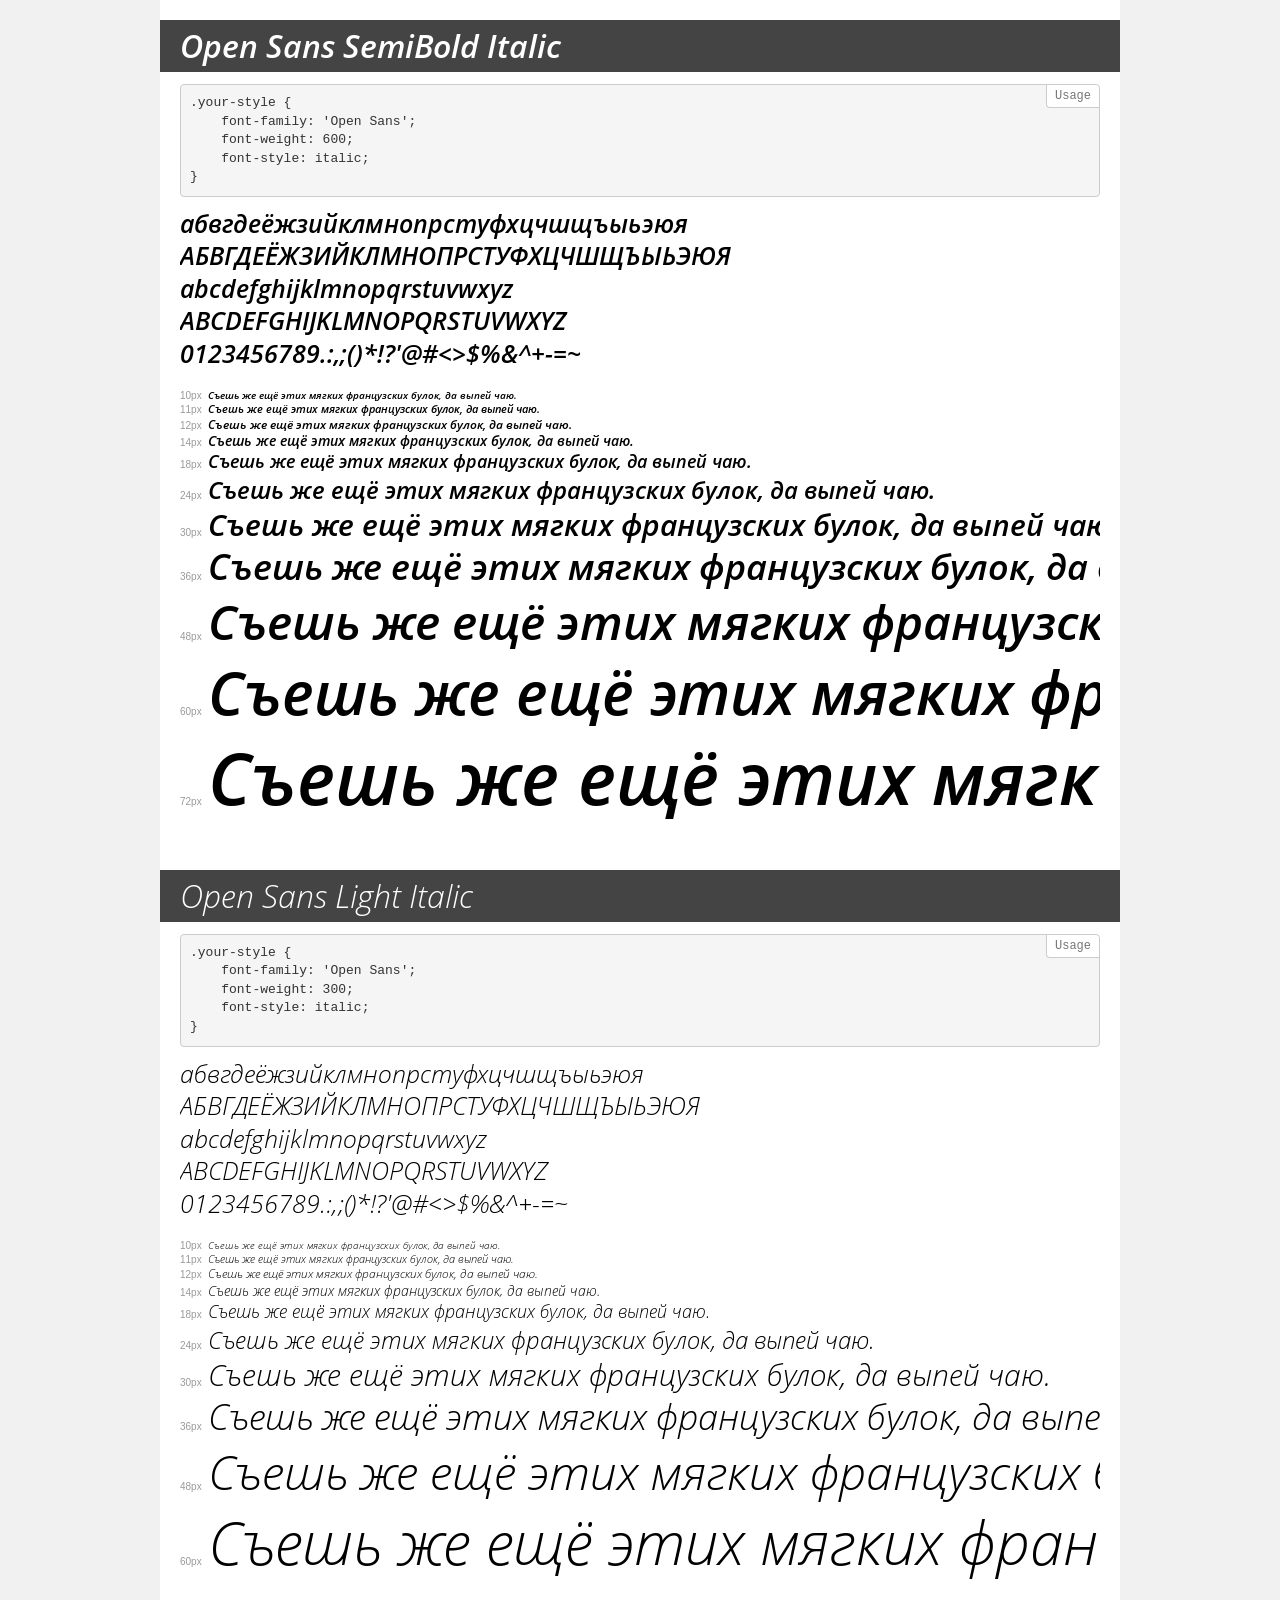
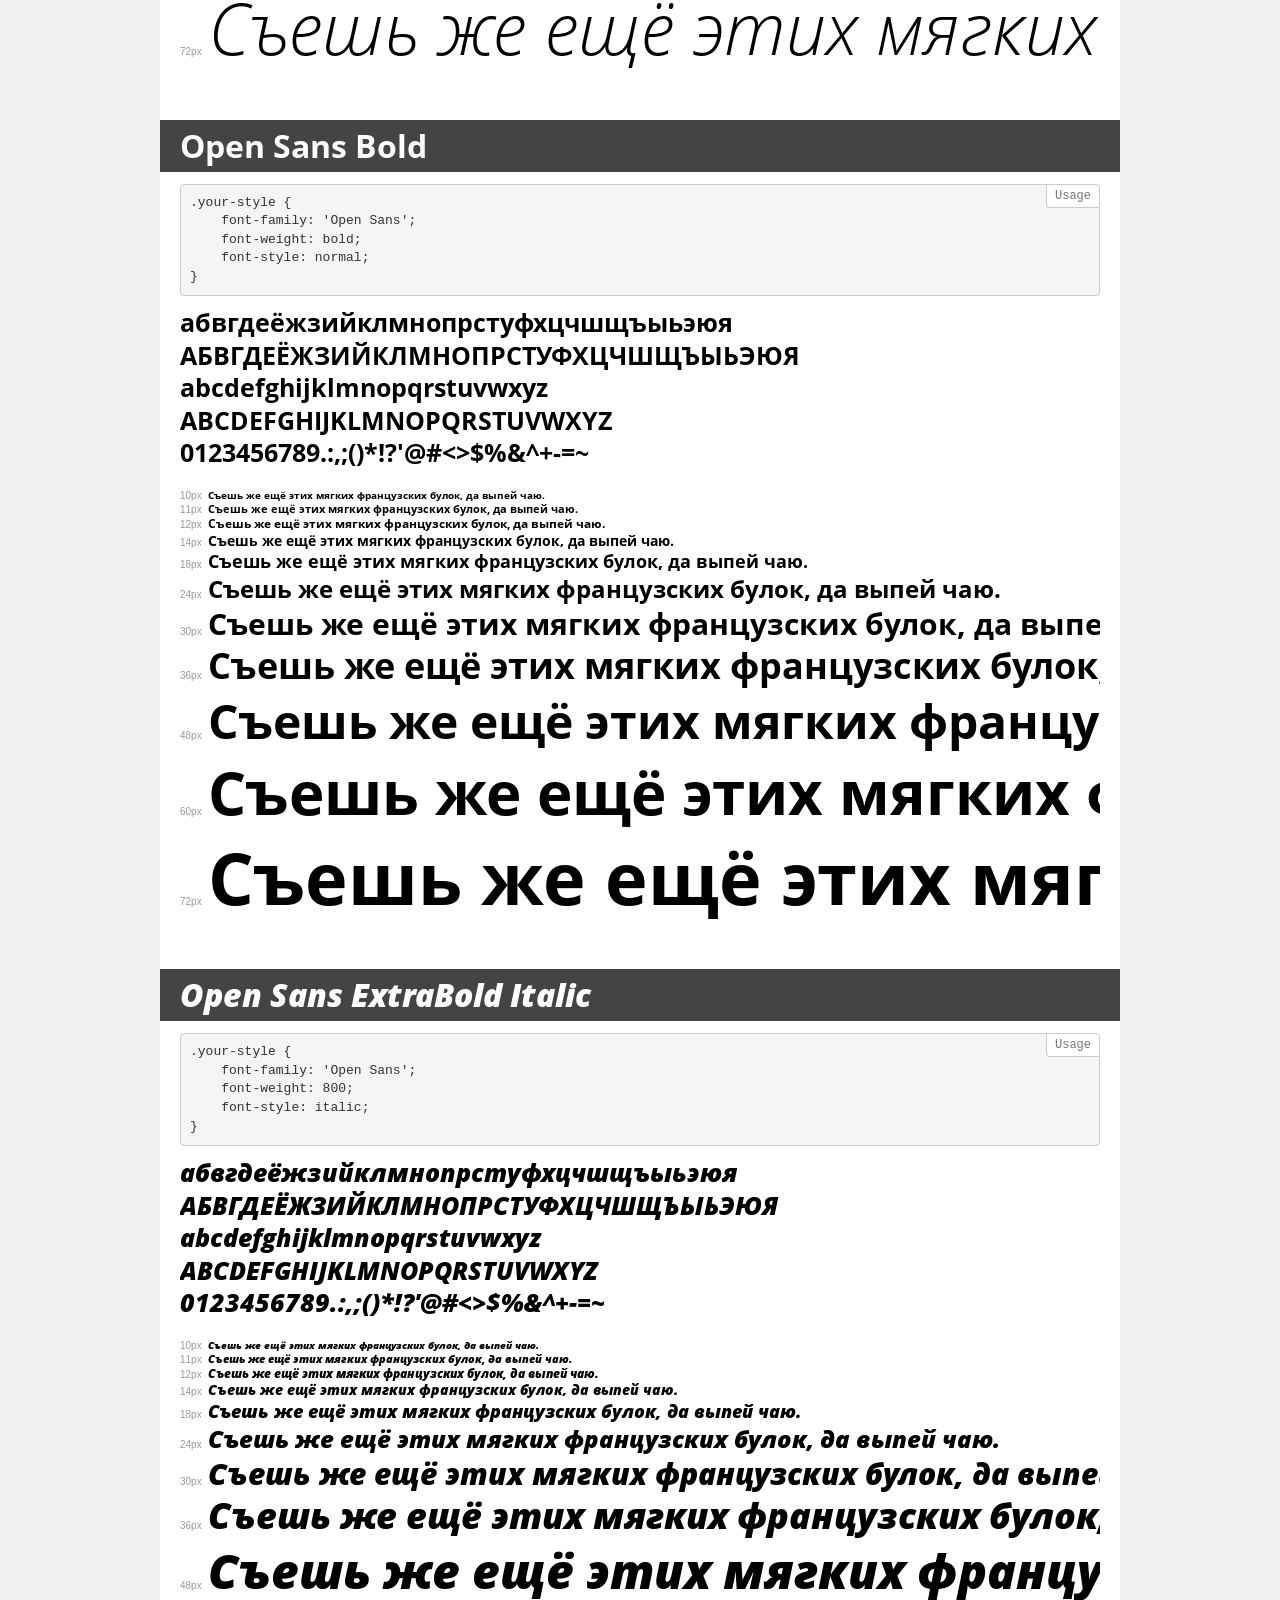
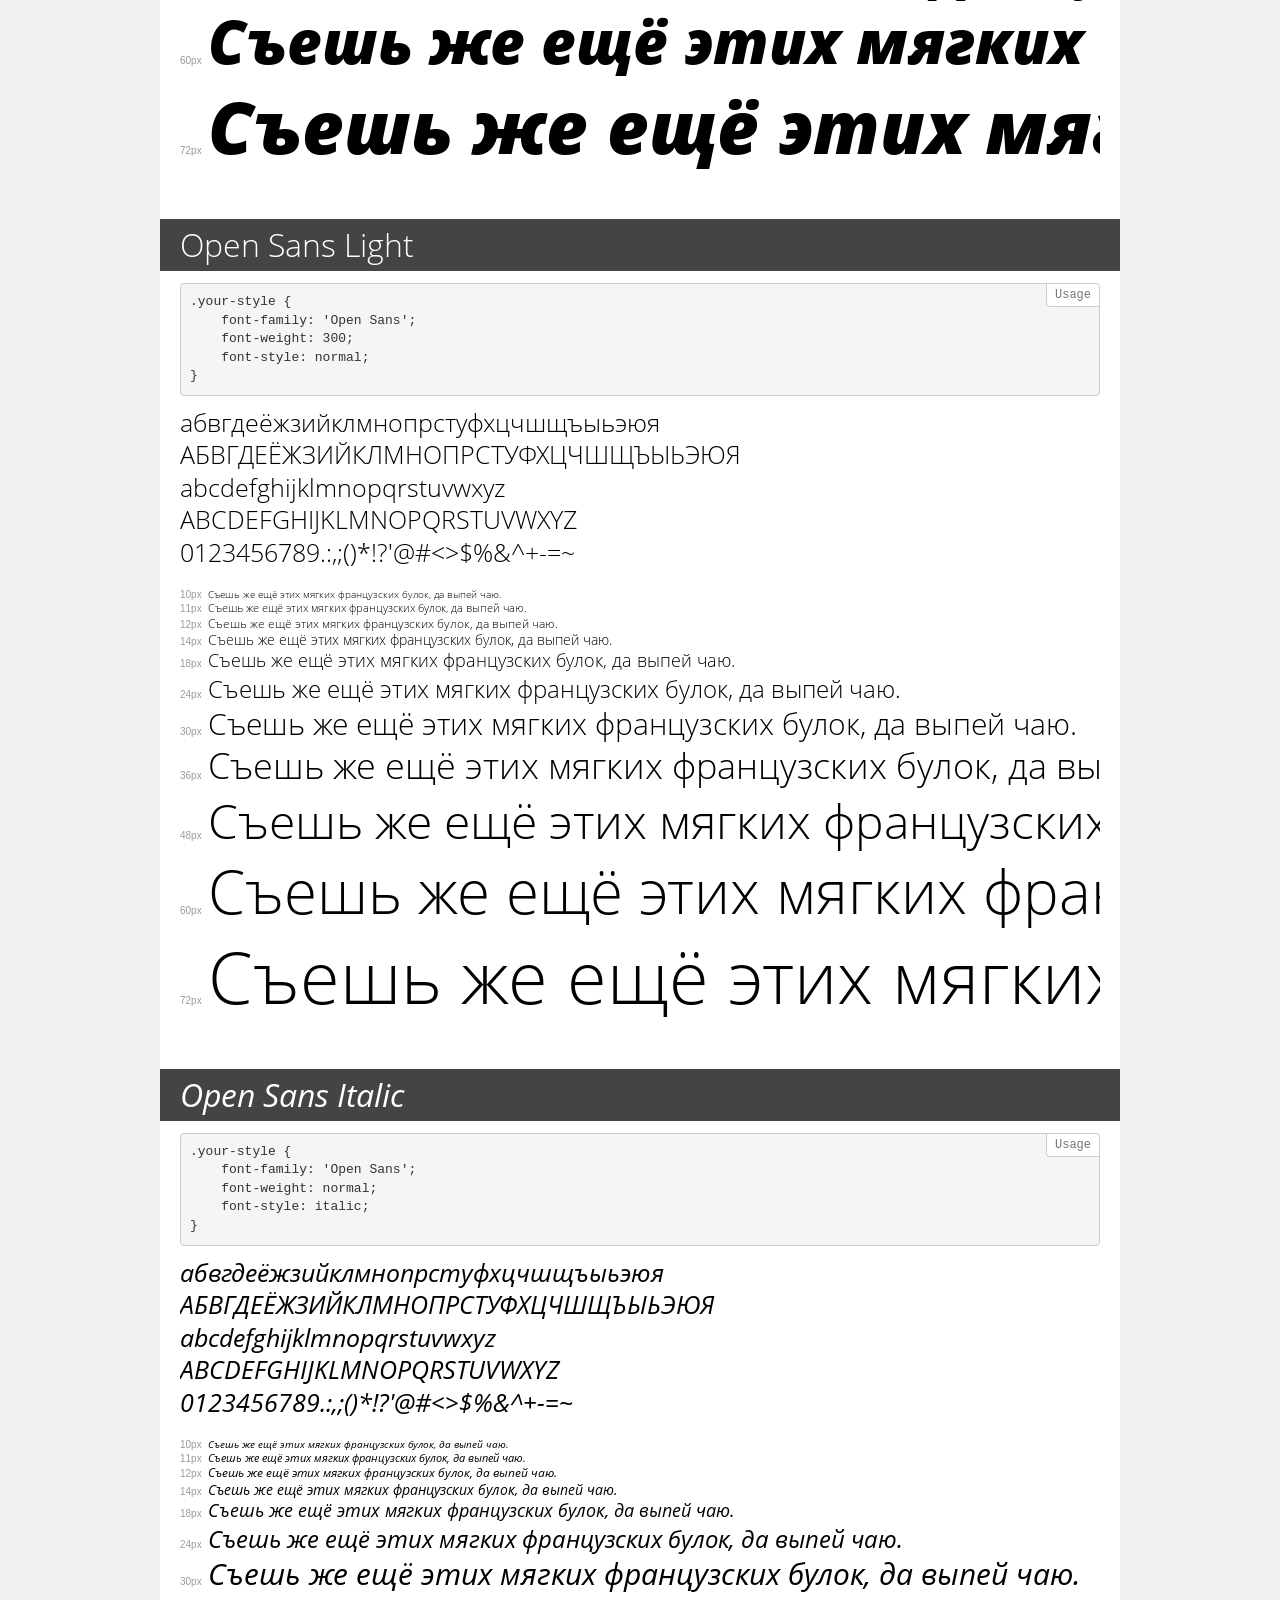
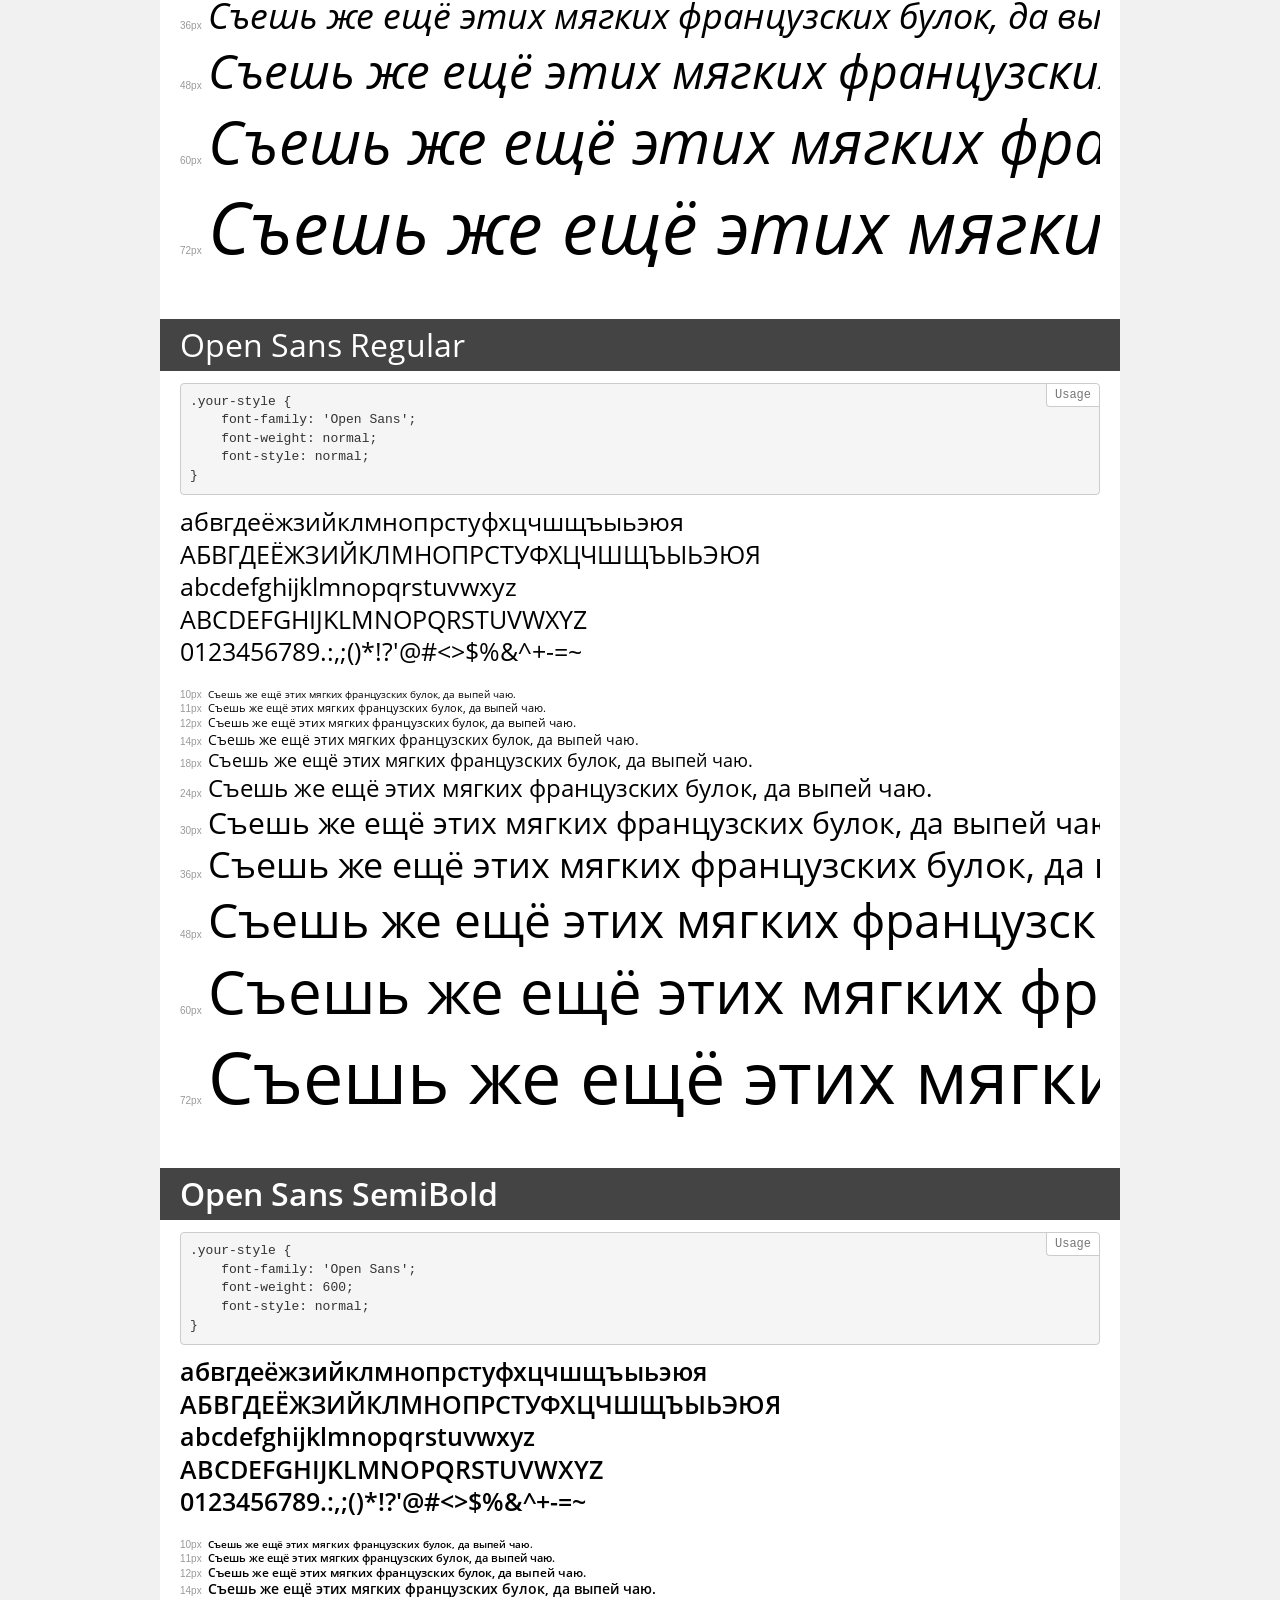
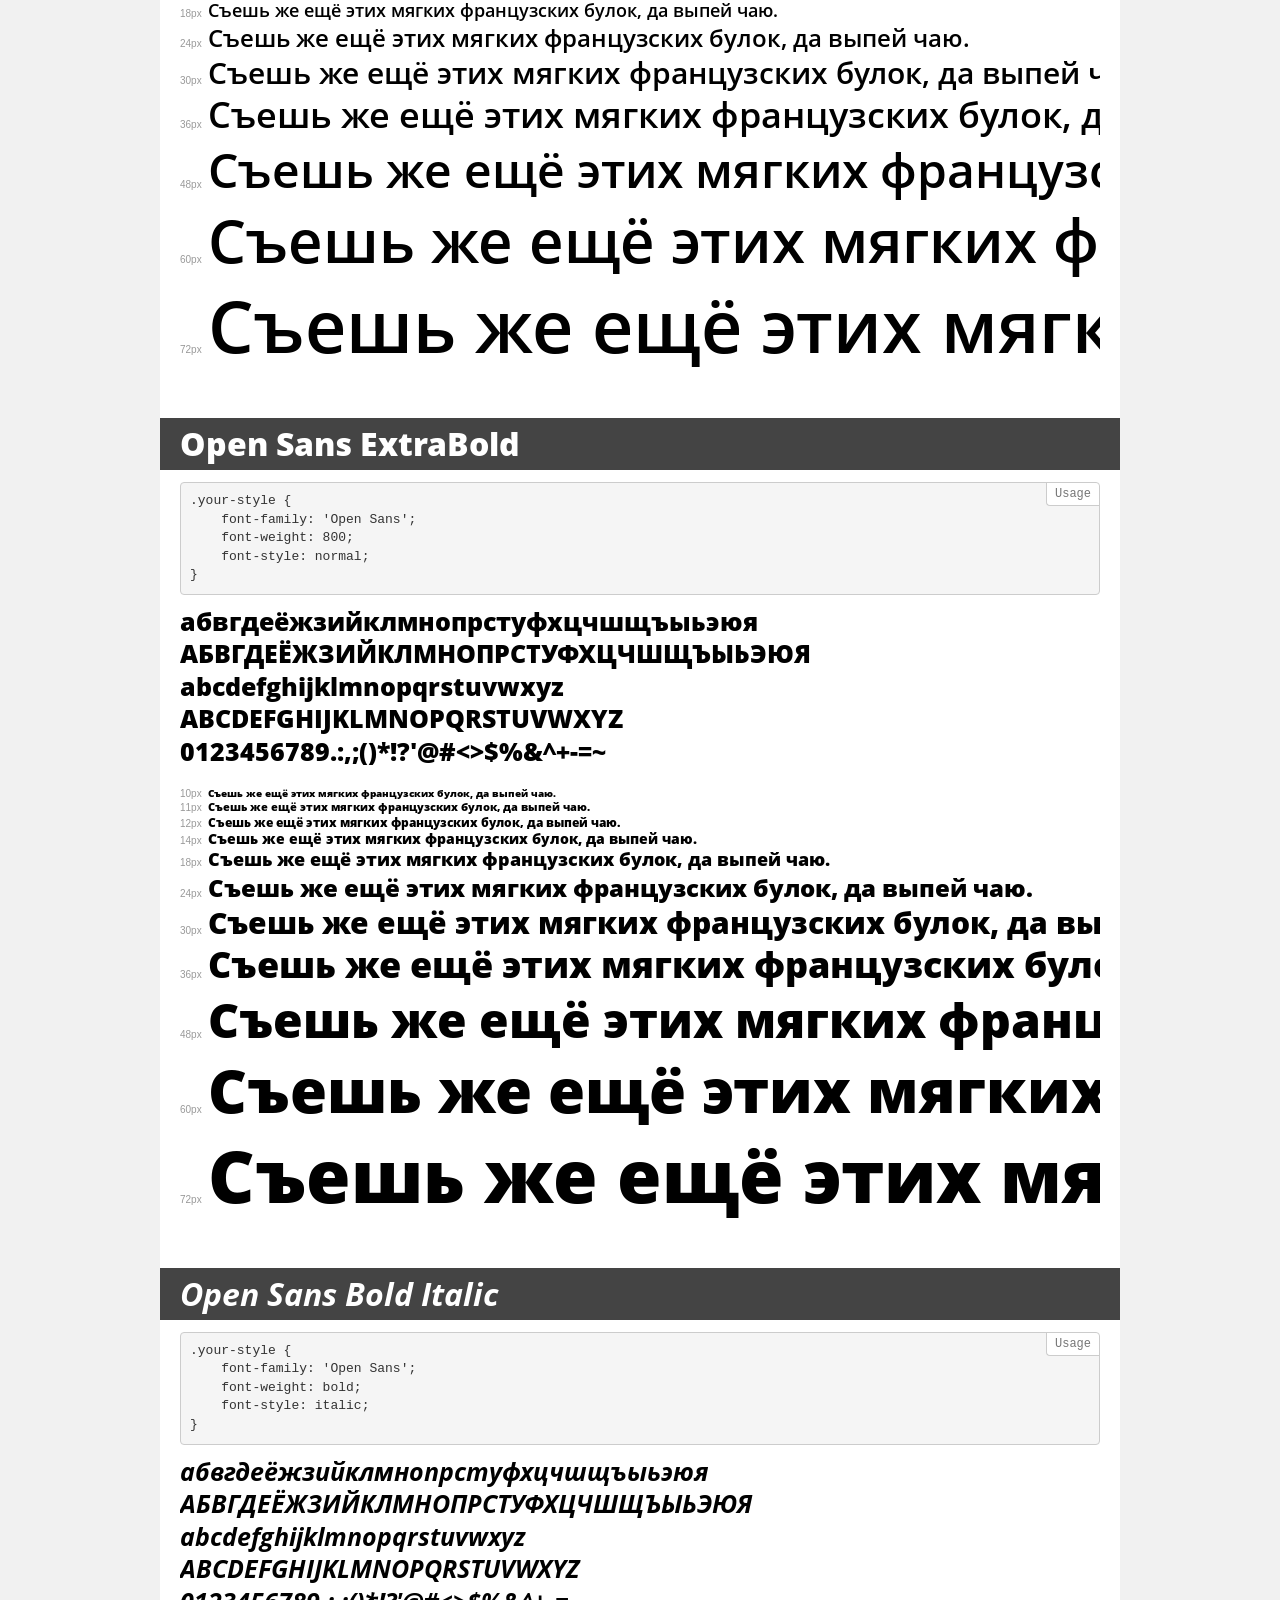
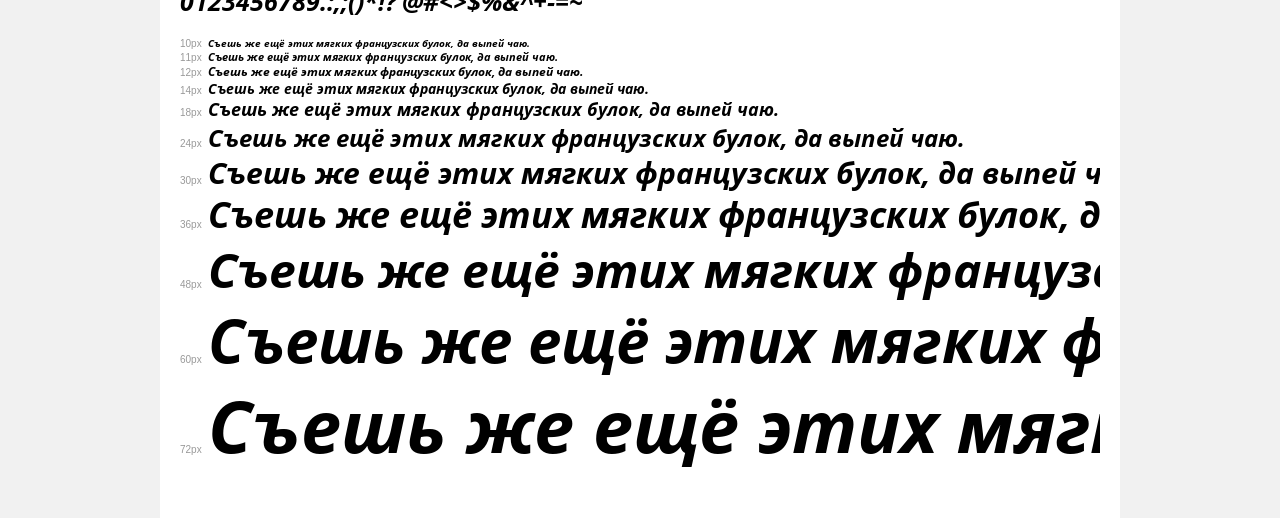
<file: assets/fonts/OpenSans/demo.html>
<!DOCTYPE html>
<html>
<head>
	<meta charset="utf-8">
	<meta http-equiv="X-UA-Compatible" content="IE=edge">
	<meta name="viewport" content="width=device-width, initial-scale=1">
	<meta name="robots" content="noindex, noarchive">
	<title>Transfonter demo</title>
	<link href="stylesheet.css" rel="stylesheet">
	<style>
		/*
		http://meyerweb.com/eric/tools/css/reset/
		v2.0 | 20110126
		License: none (public domain)
		*/
		html, body, div, span, applet, object, iframe,
		h1, h2, h3, h4, h5, h6, p, blockquote, pre,
		a, abbr, acronym, address, big, cite, code,
		del, dfn, em, img, ins, kbd, q, s, samp,
		small, strike, strong, sub, sup, tt, var,
		b, u, i, center,
		dl, dt, dd, ol, ul, li,
		fieldset, form, label, legend,
		table, caption, tbody, tfoot, thead, tr, th, td,
		article, aside, canvas, details, embed,
		figure, figcaption, footer, header, hgroup,
		menu, nav, output, ruby, section, summary,
		time, mark, audio, video {
			margin: 0;
			padding: 0;
			border: 0;
			font-size: 100%;
			font: inherit;
			vertical-align: baseline;
		}
		/* HTML5 display-role reset for older browsers */
		article, aside, details, figcaption, figure,
		footer, header, hgroup, menu, nav, section {
			display: block;
		}
		body {
			line-height: 1;
		}
		ol, ul {
			list-style: none;
		}
		blockquote, q {
			quotes: none;
		}
		blockquote:before, blockquote:after,
		q:before, q:after {
			content: '';
			content: none;
		}
		table {
			border-collapse: collapse;
			border-spacing: 0;
		}
		/* common styles */
		body {
			background: #f1f1f1;
			color: #000;
		}
		.page {
			background: #fff;
			width: 920px;
			margin: 0 auto;
			padding: 20px 20px 0 20px;
			overflow: hidden;
		}
		.font-container {
			overflow-x: auto;
			overflow-y: hidden;
			margin-bottom: 40px;
			line-height: 1.3;
			white-space: nowrap;
			padding-bottom: 5px;
		}
		h1 {
			position: relative;
			background: #444;
			font-size: 32px;
			color: #fff;
			padding: 10px 20px;
			margin: 0 -20px 12px -20px;
		}
		.letters {
			font-size: 25px;
			margin-bottom: 20px;
		}
		.s10:before {
			content: '10px';
		}
		.s11:before {
			content: '11px';
		}
		.s12:before {
			content: '12px';
		}
		.s14:before {
			content: '14px';
		}
		.s18:before {
			content: '18px';
		}
		.s24:before {
			content: '24px';
		}
		.s30:before {
			content: '30px';
		}
		.s36:before {
			content: '36px';
		}
		.s48:before {
			content: '48px';
		}
		.s60:before {
			content: '60px';
		}
		.s72:before {
			content: '72px';
		}
		.s10:before, .s11:before, .s12:before, .s14:before,
		.s18:before, .s24:before, .s30:before, .s36:before,
		.s48:before, .s60:before, .s72:before {
			font-family: Arial, sans-serif;
			font-size: 10px;
			font-weight: normal;
			font-style: normal;
			color: #999;
			padding-right: 6px;
		}
		pre {
			display: block;
			position: relative;
			padding: 9px;
			margin: 0 0 10px;
			font-family: Monaco, Menlo, Consolas, "Courier New", monospace !important;
			font-size: 13px;
			line-height: 1.428571429;
			color: #333;
			font-weight: normal !important;
			font-style: normal !important;
			background-color: #f5f5f5;
			border: 1px solid #ccc;
			overflow-x: auto;
			border-radius: 4px;
		}
		pre:after {
			display: block;
			position: absolute;
			right: 0;
			top: 0;
			content: 'Usage';
			line-height: 1;
			padding: 5px 8px;
			font-size: 12px;
			color: #767676;
			background-color: #fff;
			border: 1px solid #ccc;
			border-right: none;
			border-top: none;
			border-radius: 0 4px 0 4px;
			z-index: 10;
		}
		/* responsive */
		@media (max-width: 959px) {
			.page {
				width: auto;
				margin: 0;
			}
		}
	</style>
</head>
<body>
<div class="page">
	<div class="demo" style="font-family: 'Open Sans'; font-weight: 600; font-style: italic;">
		<h1>Open Sans SemiBold Italic</h1>
		<pre>.your-style {
    font-family: 'Open Sans';
    font-weight: 600;
    font-style: italic;
}</pre>
		<div class="font-container">
			<p class="letters">
				абвгдеёжзийклмнопрстуфхцчшщъыьэюя <br />
				АБВГДЕЁЖЗИЙКЛМНОПРСТУФХЦЧШЩЪЫЬЭЮЯ <br />
				abcdefghijklmnopqrstuvwxyz <br />
				ABCDEFGHIJKLMNOPQRSTUVWXYZ <br />				0123456789.:,;()*!?'@#<>$%&^+-=~
			</p>
			<p class="s10" style="font-size: 10px;">Съешь же ещё этих мягких французских булок, да выпей чаю.</p>
			<p class="s11" style="font-size: 11px;">Съешь же ещё этих мягких французских булок, да выпей чаю.</p>
			<p class="s12" style="font-size: 12px;">Съешь же ещё этих мягких французских булок, да выпей чаю.</p>
			<p class="s14" style="font-size: 14px;">Съешь же ещё этих мягких французских булок, да выпей чаю.</p>
			<p class="s18" style="font-size: 18px;">Съешь же ещё этих мягких французских булок, да выпей чаю.</p>
			<p class="s24" style="font-size: 24px;">Съешь же ещё этих мягких французских булок, да выпей чаю.</p>
			<p class="s30" style="font-size: 30px;">Съешь же ещё этих мягких французских булок, да выпей чаю.</p>
			<p class="s36" style="font-size: 36px;">Съешь же ещё этих мягких французских булок, да выпей чаю.</p>
			<p class="s48" style="font-size: 48px;">Съешь же ещё этих мягких французских булок, да выпей чаю.</p>
			<p class="s60" style="font-size: 60px;">Съешь же ещё этих мягких французских булок, да выпей чаю.</p>
			<p class="s72" style="font-size: 72px;">Съешь же ещё этих мягких французских булок, да выпей чаю.</p>
		</div>
	</div>
	<div class="demo" style="font-family: 'Open Sans'; font-weight: 300; font-style: italic;">
		<h1>Open Sans Light Italic</h1>
		<pre>.your-style {
    font-family: 'Open Sans';
    font-weight: 300;
    font-style: italic;
}</pre>
		<div class="font-container">
			<p class="letters">
				абвгдеёжзийклмнопрстуфхцчшщъыьэюя <br />
				АБВГДЕЁЖЗИЙКЛМНОПРСТУФХЦЧШЩЪЫЬЭЮЯ <br />
				abcdefghijklmnopqrstuvwxyz <br />
				ABCDEFGHIJKLMNOPQRSTUVWXYZ <br />				0123456789.:,;()*!?'@#<>$%&^+-=~
			</p>
			<p class="s10" style="font-size: 10px;">Съешь же ещё этих мягких французских булок, да выпей чаю.</p>
			<p class="s11" style="font-size: 11px;">Съешь же ещё этих мягких французских булок, да выпей чаю.</p>
			<p class="s12" style="font-size: 12px;">Съешь же ещё этих мягких французских булок, да выпей чаю.</p>
			<p class="s14" style="font-size: 14px;">Съешь же ещё этих мягких французских булок, да выпей чаю.</p>
			<p class="s18" style="font-size: 18px;">Съешь же ещё этих мягких французских булок, да выпей чаю.</p>
			<p class="s24" style="font-size: 24px;">Съешь же ещё этих мягких французских булок, да выпей чаю.</p>
			<p class="s30" style="font-size: 30px;">Съешь же ещё этих мягких французских булок, да выпей чаю.</p>
			<p class="s36" style="font-size: 36px;">Съешь же ещё этих мягких французских булок, да выпей чаю.</p>
			<p class="s48" style="font-size: 48px;">Съешь же ещё этих мягких французских булок, да выпей чаю.</p>
			<p class="s60" style="font-size: 60px;">Съешь же ещё этих мягких французских булок, да выпей чаю.</p>
			<p class="s72" style="font-size: 72px;">Съешь же ещё этих мягких французских булок, да выпей чаю.</p>
		</div>
	</div>
	<div class="demo" style="font-family: 'Open Sans'; font-weight: bold; font-style: normal;">
		<h1>Open Sans Bold</h1>
		<pre>.your-style {
    font-family: 'Open Sans';
    font-weight: bold;
    font-style: normal;
}</pre>
		<div class="font-container">
			<p class="letters">
				абвгдеёжзийклмнопрстуфхцчшщъыьэюя <br />
				АБВГДЕЁЖЗИЙКЛМНОПРСТУФХЦЧШЩЪЫЬЭЮЯ <br />
				abcdefghijklmnopqrstuvwxyz <br />
				ABCDEFGHIJKLMNOPQRSTUVWXYZ <br />				0123456789.:,;()*!?'@#<>$%&^+-=~
			</p>
			<p class="s10" style="font-size: 10px;">Съешь же ещё этих мягких французских булок, да выпей чаю.</p>
			<p class="s11" style="font-size: 11px;">Съешь же ещё этих мягких французских булок, да выпей чаю.</p>
			<p class="s12" style="font-size: 12px;">Съешь же ещё этих мягких французских булок, да выпей чаю.</p>
			<p class="s14" style="font-size: 14px;">Съешь же ещё этих мягких французских булок, да выпей чаю.</p>
			<p class="s18" style="font-size: 18px;">Съешь же ещё этих мягких французских булок, да выпей чаю.</p>
			<p class="s24" style="font-size: 24px;">Съешь же ещё этих мягких французских булок, да выпей чаю.</p>
			<p class="s30" style="font-size: 30px;">Съешь же ещё этих мягких французских булок, да выпей чаю.</p>
			<p class="s36" style="font-size: 36px;">Съешь же ещё этих мягких французских булок, да выпей чаю.</p>
			<p class="s48" style="font-size: 48px;">Съешь же ещё этих мягких французских булок, да выпей чаю.</p>
			<p class="s60" style="font-size: 60px;">Съешь же ещё этих мягких французских булок, да выпей чаю.</p>
			<p class="s72" style="font-size: 72px;">Съешь же ещё этих мягких французских булок, да выпей чаю.</p>
		</div>
	</div>
	<div class="demo" style="font-family: 'Open Sans'; font-weight: 800; font-style: italic;">
		<h1>Open Sans ExtraBold Italic</h1>
		<pre>.your-style {
    font-family: 'Open Sans';
    font-weight: 800;
    font-style: italic;
}</pre>
		<div class="font-container">
			<p class="letters">
				абвгдеёжзийклмнопрстуфхцчшщъыьэюя <br />
				АБВГДЕЁЖЗИЙКЛМНОПРСТУФХЦЧШЩЪЫЬЭЮЯ <br />
				abcdefghijklmnopqrstuvwxyz <br />
				ABCDEFGHIJKLMNOPQRSTUVWXYZ <br />				0123456789.:,;()*!?'@#<>$%&^+-=~
			</p>
			<p class="s10" style="font-size: 10px;">Съешь же ещё этих мягких французских булок, да выпей чаю.</p>
			<p class="s11" style="font-size: 11px;">Съешь же ещё этих мягких французских булок, да выпей чаю.</p>
			<p class="s12" style="font-size: 12px;">Съешь же ещё этих мягких французских булок, да выпей чаю.</p>
			<p class="s14" style="font-size: 14px;">Съешь же ещё этих мягких французских булок, да выпей чаю.</p>
			<p class="s18" style="font-size: 18px;">Съешь же ещё этих мягких французских булок, да выпей чаю.</p>
			<p class="s24" style="font-size: 24px;">Съешь же ещё этих мягких французских булок, да выпей чаю.</p>
			<p class="s30" style="font-size: 30px;">Съешь же ещё этих мягких французских булок, да выпей чаю.</p>
			<p class="s36" style="font-size: 36px;">Съешь же ещё этих мягких французских булок, да выпей чаю.</p>
			<p class="s48" style="font-size: 48px;">Съешь же ещё этих мягких французских булок, да выпей чаю.</p>
			<p class="s60" style="font-size: 60px;">Съешь же ещё этих мягких французских булок, да выпей чаю.</p>
			<p class="s72" style="font-size: 72px;">Съешь же ещё этих мягких французских булок, да выпей чаю.</p>
		</div>
	</div>
	<div class="demo" style="font-family: 'Open Sans'; font-weight: 300; font-style: normal;">
		<h1>Open Sans Light</h1>
		<pre>.your-style {
    font-family: 'Open Sans';
    font-weight: 300;
    font-style: normal;
}</pre>
		<div class="font-container">
			<p class="letters">
				абвгдеёжзийклмнопрстуфхцчшщъыьэюя <br />
				АБВГДЕЁЖЗИЙКЛМНОПРСТУФХЦЧШЩЪЫЬЭЮЯ <br />
				abcdefghijklmnopqrstuvwxyz <br />
				ABCDEFGHIJKLMNOPQRSTUVWXYZ <br />				0123456789.:,;()*!?'@#<>$%&^+-=~
			</p>
			<p class="s10" style="font-size: 10px;">Съешь же ещё этих мягких французских булок, да выпей чаю.</p>
			<p class="s11" style="font-size: 11px;">Съешь же ещё этих мягких французских булок, да выпей чаю.</p>
			<p class="s12" style="font-size: 12px;">Съешь же ещё этих мягких французских булок, да выпей чаю.</p>
			<p class="s14" style="font-size: 14px;">Съешь же ещё этих мягких французских булок, да выпей чаю.</p>
			<p class="s18" style="font-size: 18px;">Съешь же ещё этих мягких французских булок, да выпей чаю.</p>
			<p class="s24" style="font-size: 24px;">Съешь же ещё этих мягких французских булок, да выпей чаю.</p>
			<p class="s30" style="font-size: 30px;">Съешь же ещё этих мягких французских булок, да выпей чаю.</p>
			<p class="s36" style="font-size: 36px;">Съешь же ещё этих мягких французских булок, да выпей чаю.</p>
			<p class="s48" style="font-size: 48px;">Съешь же ещё этих мягких французских булок, да выпей чаю.</p>
			<p class="s60" style="font-size: 60px;">Съешь же ещё этих мягких французских булок, да выпей чаю.</p>
			<p class="s72" style="font-size: 72px;">Съешь же ещё этих мягких французских булок, да выпей чаю.</p>
		</div>
	</div>
	<div class="demo" style="font-family: 'Open Sans'; font-weight: normal; font-style: italic;">
		<h1>Open Sans Italic</h1>
		<pre>.your-style {
    font-family: 'Open Sans';
    font-weight: normal;
    font-style: italic;
}</pre>
		<div class="font-container">
			<p class="letters">
				абвгдеёжзийклмнопрстуфхцчшщъыьэюя <br />
				АБВГДЕЁЖЗИЙКЛМНОПРСТУФХЦЧШЩЪЫЬЭЮЯ <br />
				abcdefghijklmnopqrstuvwxyz <br />
				ABCDEFGHIJKLMNOPQRSTUVWXYZ <br />				0123456789.:,;()*!?'@#<>$%&^+-=~
			</p>
			<p class="s10" style="font-size: 10px;">Съешь же ещё этих мягких французских булок, да выпей чаю.</p>
			<p class="s11" style="font-size: 11px;">Съешь же ещё этих мягких французских булок, да выпей чаю.</p>
			<p class="s12" style="font-size: 12px;">Съешь же ещё этих мягких французских булок, да выпей чаю.</p>
			<p class="s14" style="font-size: 14px;">Съешь же ещё этих мягких французских булок, да выпей чаю.</p>
			<p class="s18" style="font-size: 18px;">Съешь же ещё этих мягких французских булок, да выпей чаю.</p>
			<p class="s24" style="font-size: 24px;">Съешь же ещё этих мягких французских булок, да выпей чаю.</p>
			<p class="s30" style="font-size: 30px;">Съешь же ещё этих мягких французских булок, да выпей чаю.</p>
			<p class="s36" style="font-size: 36px;">Съешь же ещё этих мягких французских булок, да выпей чаю.</p>
			<p class="s48" style="font-size: 48px;">Съешь же ещё этих мягких французских булок, да выпей чаю.</p>
			<p class="s60" style="font-size: 60px;">Съешь же ещё этих мягких французских булок, да выпей чаю.</p>
			<p class="s72" style="font-size: 72px;">Съешь же ещё этих мягких французских булок, да выпей чаю.</p>
		</div>
	</div>
	<div class="demo" style="font-family: 'Open Sans'; font-weight: normal; font-style: normal;">
		<h1>Open Sans Regular</h1>
		<pre>.your-style {
    font-family: 'Open Sans';
    font-weight: normal;
    font-style: normal;
}</pre>
		<div class="font-container">
			<p class="letters">
				абвгдеёжзийклмнопрстуфхцчшщъыьэюя <br />
				АБВГДЕЁЖЗИЙКЛМНОПРСТУФХЦЧШЩЪЫЬЭЮЯ <br />
				abcdefghijklmnopqrstuvwxyz <br />
				ABCDEFGHIJKLMNOPQRSTUVWXYZ <br />				0123456789.:,;()*!?'@#<>$%&^+-=~
			</p>
			<p class="s10" style="font-size: 10px;">Съешь же ещё этих мягких французских булок, да выпей чаю.</p>
			<p class="s11" style="font-size: 11px;">Съешь же ещё этих мягких французских булок, да выпей чаю.</p>
			<p class="s12" style="font-size: 12px;">Съешь же ещё этих мягких французских булок, да выпей чаю.</p>
			<p class="s14" style="font-size: 14px;">Съешь же ещё этих мягких французских булок, да выпей чаю.</p>
			<p class="s18" style="font-size: 18px;">Съешь же ещё этих мягких французских булок, да выпей чаю.</p>
			<p class="s24" style="font-size: 24px;">Съешь же ещё этих мягких французских булок, да выпей чаю.</p>
			<p class="s30" style="font-size: 30px;">Съешь же ещё этих мягких французских булок, да выпей чаю.</p>
			<p class="s36" style="font-size: 36px;">Съешь же ещё этих мягких французских булок, да выпей чаю.</p>
			<p class="s48" style="font-size: 48px;">Съешь же ещё этих мягких французских булок, да выпей чаю.</p>
			<p class="s60" style="font-size: 60px;">Съешь же ещё этих мягких французских булок, да выпей чаю.</p>
			<p class="s72" style="font-size: 72px;">Съешь же ещё этих мягких французских булок, да выпей чаю.</p>
		</div>
	</div>
	<div class="demo" style="font-family: 'Open Sans'; font-weight: 600; font-style: normal;">
		<h1>Open Sans SemiBold</h1>
		<pre>.your-style {
    font-family: 'Open Sans';
    font-weight: 600;
    font-style: normal;
}</pre>
		<div class="font-container">
			<p class="letters">
				абвгдеёжзийклмнопрстуфхцчшщъыьэюя <br />
				АБВГДЕЁЖЗИЙКЛМНОПРСТУФХЦЧШЩЪЫЬЭЮЯ <br />
				abcdefghijklmnopqrstuvwxyz <br />
				ABCDEFGHIJKLMNOPQRSTUVWXYZ <br />				0123456789.:,;()*!?'@#<>$%&^+-=~
			</p>
			<p class="s10" style="font-size: 10px;">Съешь же ещё этих мягких французских булок, да выпей чаю.</p>
			<p class="s11" style="font-size: 11px;">Съешь же ещё этих мягких французских булок, да выпей чаю.</p>
			<p class="s12" style="font-size: 12px;">Съешь же ещё этих мягких французских булок, да выпей чаю.</p>
			<p class="s14" style="font-size: 14px;">Съешь же ещё этих мягких французских булок, да выпей чаю.</p>
			<p class="s18" style="font-size: 18px;">Съешь же ещё этих мягких французских булок, да выпей чаю.</p>
			<p class="s24" style="font-size: 24px;">Съешь же ещё этих мягких французских булок, да выпей чаю.</p>
			<p class="s30" style="font-size: 30px;">Съешь же ещё этих мягких французских булок, да выпей чаю.</p>
			<p class="s36" style="font-size: 36px;">Съешь же ещё этих мягких французских булок, да выпей чаю.</p>
			<p class="s48" style="font-size: 48px;">Съешь же ещё этих мягких французских булок, да выпей чаю.</p>
			<p class="s60" style="font-size: 60px;">Съешь же ещё этих мягких французских булок, да выпей чаю.</p>
			<p class="s72" style="font-size: 72px;">Съешь же ещё этих мягких французских булок, да выпей чаю.</p>
		</div>
	</div>
	<div class="demo" style="font-family: 'Open Sans'; font-weight: 800; font-style: normal;">
		<h1>Open Sans ExtraBold</h1>
		<pre>.your-style {
    font-family: 'Open Sans';
    font-weight: 800;
    font-style: normal;
}</pre>
		<div class="font-container">
			<p class="letters">
				абвгдеёжзийклмнопрстуфхцчшщъыьэюя <br />
				АБВГДЕЁЖЗИЙКЛМНОПРСТУФХЦЧШЩЪЫЬЭЮЯ <br />
				abcdefghijklmnopqrstuvwxyz <br />
				ABCDEFGHIJKLMNOPQRSTUVWXYZ <br />				0123456789.:,;()*!?'@#<>$%&^+-=~
			</p>
			<p class="s10" style="font-size: 10px;">Съешь же ещё этих мягких французских булок, да выпей чаю.</p>
			<p class="s11" style="font-size: 11px;">Съешь же ещё этих мягких французских булок, да выпей чаю.</p>
			<p class="s12" style="font-size: 12px;">Съешь же ещё этих мягких французских булок, да выпей чаю.</p>
			<p class="s14" style="font-size: 14px;">Съешь же ещё этих мягких французских булок, да выпей чаю.</p>
			<p class="s18" style="font-size: 18px;">Съешь же ещё этих мягких французских булок, да выпей чаю.</p>
			<p class="s24" style="font-size: 24px;">Съешь же ещё этих мягких французских булок, да выпей чаю.</p>
			<p class="s30" style="font-size: 30px;">Съешь же ещё этих мягких французских булок, да выпей чаю.</p>
			<p class="s36" style="font-size: 36px;">Съешь же ещё этих мягких французских булок, да выпей чаю.</p>
			<p class="s48" style="font-size: 48px;">Съешь же ещё этих мягких французских булок, да выпей чаю.</p>
			<p class="s60" style="font-size: 60px;">Съешь же ещё этих мягких французских булок, да выпей чаю.</p>
			<p class="s72" style="font-size: 72px;">Съешь же ещё этих мягких французских булок, да выпей чаю.</p>
		</div>
	</div>
	<div class="demo" style="font-family: 'Open Sans'; font-weight: bold; font-style: italic;">
		<h1>Open Sans Bold Italic</h1>
		<pre>.your-style {
    font-family: 'Open Sans';
    font-weight: bold;
    font-style: italic;
}</pre>
		<div class="font-container">
			<p class="letters">
				абвгдеёжзийклмнопрстуфхцчшщъыьэюя <br />
				АБВГДЕЁЖЗИЙКЛМНОПРСТУФХЦЧШЩЪЫЬЭЮЯ <br />
				abcdefghijklmnopqrstuvwxyz <br />
				ABCDEFGHIJKLMNOPQRSTUVWXYZ <br />				0123456789.:,;()*!?'@#<>$%&^+-=~
			</p>
			<p class="s10" style="font-size: 10px;">Съешь же ещё этих мягких французских булок, да выпей чаю.</p>
			<p class="s11" style="font-size: 11px;">Съешь же ещё этих мягких французских булок, да выпей чаю.</p>
			<p class="s12" style="font-size: 12px;">Съешь же ещё этих мягких французских булок, да выпей чаю.</p>
			<p class="s14" style="font-size: 14px;">Съешь же ещё этих мягких французских булок, да выпей чаю.</p>
			<p class="s18" style="font-size: 18px;">Съешь же ещё этих мягких французских булок, да выпей чаю.</p>
			<p class="s24" style="font-size: 24px;">Съешь же ещё этих мягких французских булок, да выпей чаю.</p>
			<p class="s30" style="font-size: 30px;">Съешь же ещё этих мягких французских булок, да выпей чаю.</p>
			<p class="s36" style="font-size: 36px;">Съешь же ещё этих мягких французских булок, да выпей чаю.</p>
			<p class="s48" style="font-size: 48px;">Съешь же ещё этих мягких французских булок, да выпей чаю.</p>
			<p class="s60" style="font-size: 60px;">Съешь же ещё этих мягких французских булок, да выпей чаю.</p>
			<p class="s72" style="font-size: 72px;">Съешь же ещё этих мягких французских булок, да выпей чаю.</p>
		</div>
	</div>
</div>
</body>
</html>
</file>
<file: assets/fonts/OpenSans/stylesheet.css>
/* This stylesheet generated by Transfonter (https://transfonter.org) on October 3, 2017 10:08 PM */

@font-face {
	font-family: 'Open Sans';
	src: url('OpenSans-SemiBoldItalic.eot');
	src: local('Open Sans SemiBold Italic'), local('OpenSans-SemiBoldItalic'),
		url('OpenSans-SemiBoldItalic.eot?#iefix') format('embedded-opentype'),
		url('OpenSans-SemiBoldItalic.woff') format('woff'),
		url('OpenSans-SemiBoldItalic.ttf') format('truetype');
	font-weight: 600;
	font-style: italic;
}

@font-face {
	font-family: 'Open Sans';
	src: url('OpenSans-LightItalic.eot');
	src: local('Open Sans Light Italic'), local('OpenSans-LightItalic'),
		url('OpenSans-LightItalic.eot?#iefix') format('embedded-opentype'),
		url('OpenSans-LightItalic.woff') format('woff'),
		url('OpenSans-LightItalic.ttf') format('truetype');
	font-weight: 300;
	font-style: italic;
}

@font-face {
	font-family: 'Open Sans';
	src: url('OpenSans-Bold.eot');
	src: local('Open Sans Bold'), local('OpenSans-Bold'),
		url('OpenSans-Bold.eot?#iefix') format('embedded-opentype'),
		url('OpenSans-Bold.woff') format('woff'),
		url('OpenSans-Bold.ttf') format('truetype');
	font-weight: bold;
	font-style: normal;
}

@font-face {
	font-family: 'Open Sans';
	src: url('OpenSans-ExtraBoldItalic.eot');
	src: local('Open Sans ExtraBold Italic'), local('OpenSans-ExtraBoldItalic'),
		url('OpenSans-ExtraBoldItalic.eot?#iefix') format('embedded-opentype'),
		url('OpenSans-ExtraBoldItalic.woff') format('woff'),
		url('OpenSans-ExtraBoldItalic.ttf') format('truetype');
	font-weight: 800;
	font-style: italic;
}

@font-face {
	font-family: 'Open Sans';
	src: url('OpenSans-Light.eot');
	src: local('Open Sans Light'), local('OpenSans-Light'),
		url('OpenSans-Light.eot?#iefix') format('embedded-opentype'),
		url('OpenSans-Light.woff') format('woff'),
		url('OpenSans-Light.ttf') format('truetype');
	font-weight: 300;
	font-style: normal;
}

@font-face {
	font-family: 'Open Sans';
	src: url('OpenSans-Italic.eot');
	src: local('Open Sans Italic'), local('OpenSans-Italic'),
		url('OpenSans-Italic.eot?#iefix') format('embedded-opentype'),
		url('OpenSans-Italic.woff') format('woff'),
		url('OpenSans-Italic.ttf') format('truetype');
	font-weight: normal;
	font-style: italic;
}

@font-face {
	font-family: 'Open Sans';
	src: url('OpenSans-Regular.eot');
	src: local('Open Sans Regular'), local('OpenSans-Regular'),
		url('OpenSans-Regular.eot?#iefix') format('embedded-opentype'),
		url('OpenSans-Regular.woff') format('woff'),
		url('OpenSans-Regular.ttf') format('truetype');
	font-weight: normal;
	font-style: normal;
}

@font-face {
	font-family: 'Open Sans';
	src: url('OpenSans-SemiBold.eot');
	src: local('Open Sans SemiBold'), local('OpenSans-SemiBold'),
		url('OpenSans-SemiBold.eot?#iefix') format('embedded-opentype'),
		url('OpenSans-SemiBold.woff') format('woff'),
		url('OpenSans-SemiBold.ttf') format('truetype');
	font-weight: 600;
	font-style: normal;
}

@font-face {
	font-family: 'Open Sans';
	src: url('OpenSans-ExtraBold.eot');
	src: local('Open Sans ExtraBold'), local('OpenSans-ExtraBold'),
		url('OpenSans-ExtraBold.eot?#iefix') format('embedded-opentype'),
		url('OpenSans-ExtraBold.woff') format('woff'),
		url('OpenSans-ExtraBold.ttf') format('truetype');
	font-weight: 800;
	font-style: normal;
}

@font-face {
	font-family: 'Open Sans';
	src: url('OpenSans-BoldItalic.eot');
	src: local('Open Sans Bold Italic'), local('OpenSans-BoldItalic'),
		url('OpenSans-BoldItalic.eot?#iefix') format('embedded-opentype'),
		url('OpenSans-BoldItalic.woff') format('woff'),
		url('OpenSans-BoldItalic.ttf') format('truetype');
	font-weight: bold;
	font-style: italic;
}
</file>
